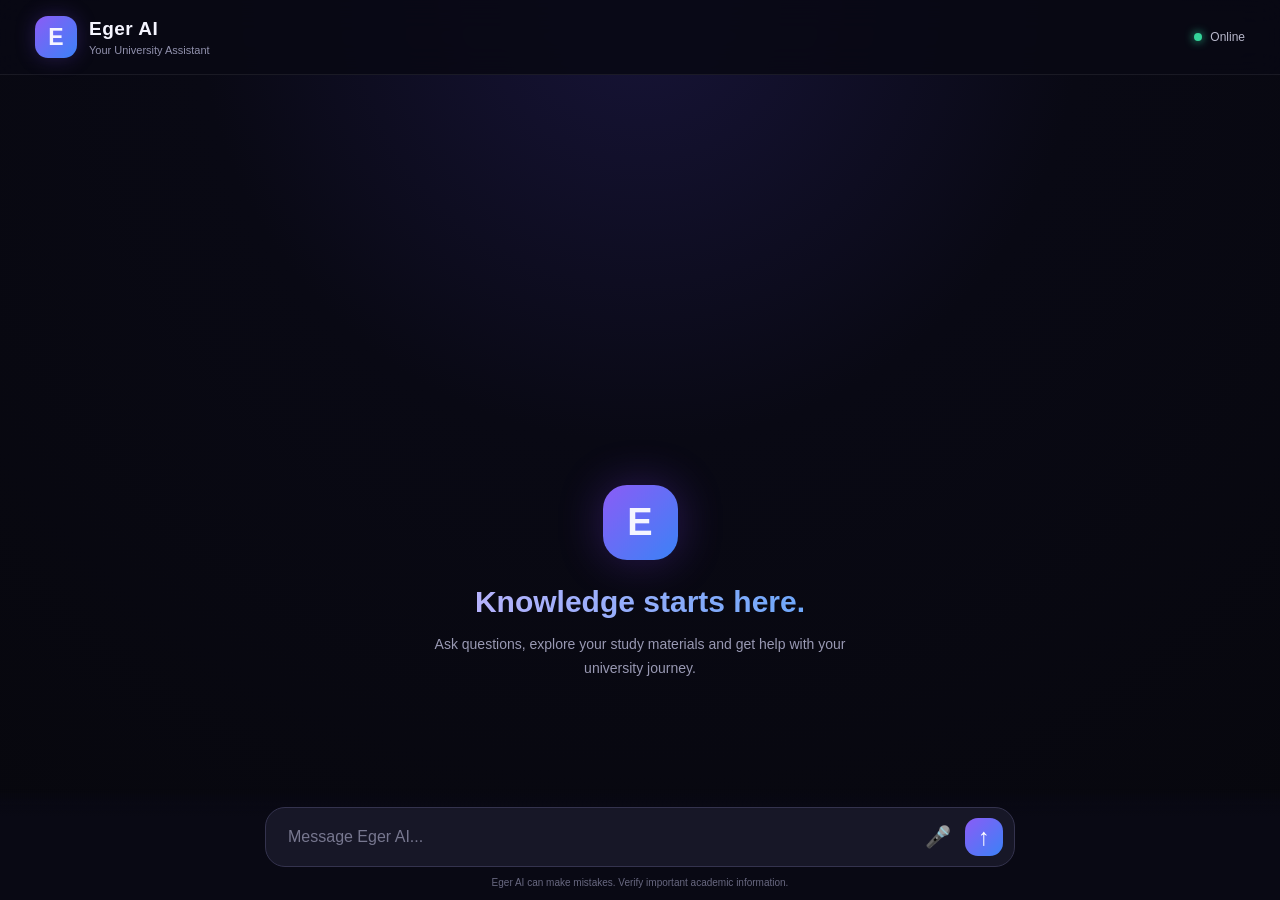
<file: index.html>
<!DOCTYPE html>
<html lang="en">
<head>
    <meta charset="UTF-8">
    <meta name="viewport" content="width=device-width, initial-scale=1.0">

    <title>Eger AI</title>
    <link rel="stylesheet" href="style.css">
</head>

<body>

    <header>
        <div class="brand">
            <div class="logo">E</div>

            <div class="brand-info">
                <h1>Eger AI</h1>
                <p>Your University Assistant</p>
            </div>
        </div>

        <div class="status">
            <span class="status-dot"></span>
            Online
        </div>
    </header>

    <main id="chatArea">

        <div class="intro">
            <div class="intro-logo">E</div>

            <h2>Knowledge starts here.</h2>

            <p>
                Ask questions, explore your study materials
                and get help with your university journey.
            </p>
        </div>

    </main>

    <div class="input-container">

        <div class="chat-box">

            <input
                type="text"
                id="userInput"
                class="chat-input"
                placeholder="Message Eger AI..."
                autocomplete="off"
            >

            <button id="micButton" type="button">🎤</button>

            <button id="sendButton" type="button">↑</button>

        </div>

        <p class="input-footer">
            Eger AI can make mistakes. Verify important academic information.
        </p>

    </div>

    <script src="index.js"></script>

</body>
</html>
</file>
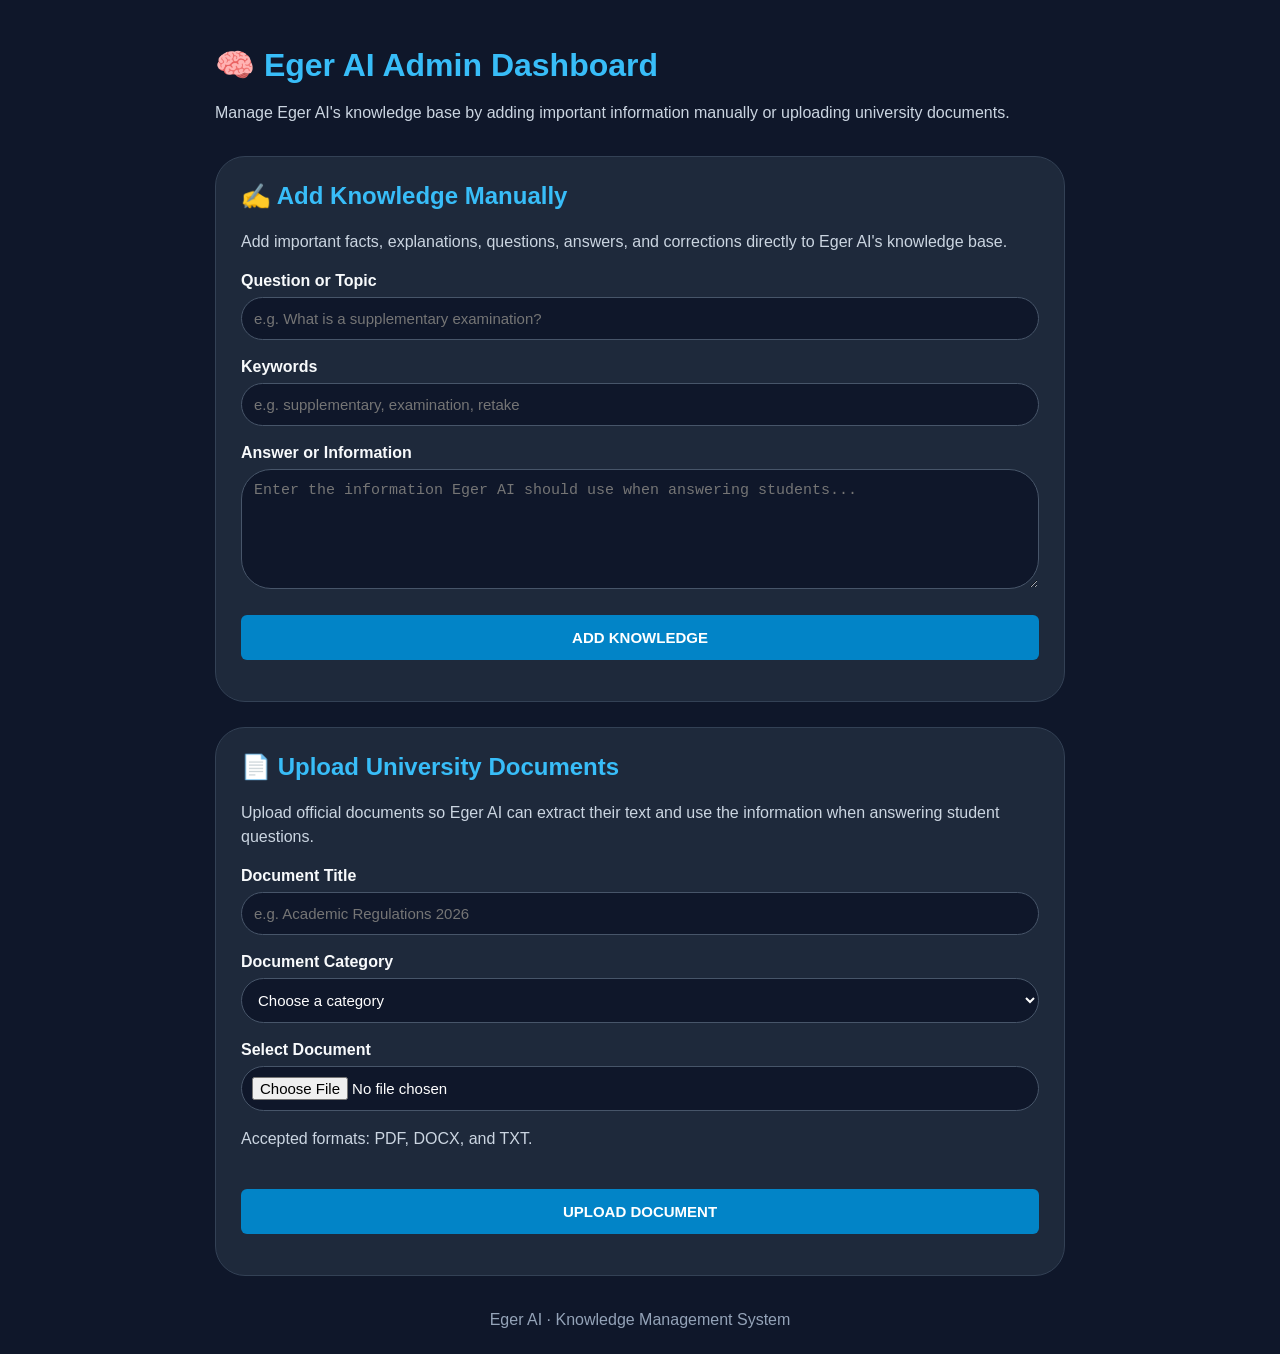
<file: admin.html>
<!DOCTYPE html>
<html lang="en">
<head>
    <meta charset="UTF-8">
    <meta name="viewport" content="width=device-width, initial-scale=1.0">

    <title>Eger AI | Admin Dashboard</title>

    <style>
        * {
            box-sizing: border-box;
        }

        body {
            margin: 0;
            padding: 25px;
            font-family: Arial, sans-serif;
            background: #0f172a;
            color: #f8fafc;
        }

        .container {
            max-width: 850px;
            margin: 0 auto;
        }

        header {
            margin-bottom: 30px;
        }

        header h1 {
            margin-bottom: 8px;
            color: #38bdf8;
        }

        header p {
            color: #cbd5e1;
            line-height: 1.6;
        }

        .card {
            background: #1e293b;
            padding: 25px;
            margin-bottom: 25px;
            border-radius: 30px;
            border: 1px solid #334155;
        }

        .card h2 {
            margin-top: 0;
            color: #38bdf8;
        }

        .description {
            color: #cbd5e1;
            line-height: 1.5;
        }

        label {
            display: block;
            margin-top: 18px;
            margin-bottom: 7px;
            font-weight: bold;
        }

        input,
        textarea,
        select {
            width: 100%;
            padding: 12px;
            border-radius: 30px;
            border: 1px solid #475569;
            background: #0f172a;
            color: white;
            font-size: 15px;
        }

        textarea {
            min-height: 120px;
            resize: vertical;
        }

        input[type="file"] {
            padding: 10px;
        }

        button {
            width: 100%;
            padding: 14px;
            margin-top: 22px;
            border: none;
            border-radius: 6px;
            background: #0284c7;
            color: white;
            font-size: 15px;
            font-weight: bold;
            cursor: pointer;
        }

        button:hover {
            background: #0369a1;
        }

        button:disabled {
            background: #64748b;
            cursor: not-allowed;
        }

        .message {
            margin-top: 15px;
            overflow-wrap: anywhere;
            line-height: 1.5;
        }

        footer {
            text-align: center;
            color: #94a3b8;
            margin-top: 35px;
        }

        @media (max-width: 600px) {
            body {
                padding: 15px;
            }

            .card {
                padding: 18px;
            }
        }
    </style>
</head>

<body>

    <div class="container">

        <header>
            <h1>🧠 Eger AI Admin Dashboard</h1>

            <p>
                Manage Eger AI's knowledge base by adding important
                information manually or uploading university documents.
            </p>
        </header>


        <!-- SECTION 1: MANUAL KNOWLEDGE ENTRY -->

        <section class="card">

            <h2>✍️ Add Knowledge Manually</h2>

            <p class="description">
                Add important facts, explanations, questions, answers,
                and corrections directly to Eger AI's knowledge base.
            </p>

            <form id="knowledgeForm">

                <label for="question">
                    Question or Topic
                </label>

                <input
                    type="text"
                    id="question"
                    name="question"
                    maxlength="200"
                    placeholder="e.g. What is a supplementary examination?"
                    required
                >


                <label for="keywords">
                    Keywords
                </label>

                <input
                    type="text"
                    id="keywords"
                    name="keywords"
                    maxlength="500"
                    placeholder="e.g. supplementary, examination, retake"
                    required
                >


                <label for="answer">
                    Answer or Information
                </label>

                <textarea
                    id="answer"
                    name="answer"
                    placeholder="Enter the information Eger AI should use when answering students..."
                    required
                ></textarea>


                <button type="submit" id="addButton">
                    ADD KNOWLEDGE
                </button>

                <p
                    id="knowledgeMessage"
                    class="message"
                    role="status"
                    aria-live="polite"
                ></p>

            </form>

        </section>


        <!-- SECTION 2: DOCUMENT UPLOAD -->

        <section class="card">

            <h2>📄 Upload University Documents</h2>

            <p class="description">
                Upload official documents so Eger AI can extract their
                text and use the information when answering student questions.
            </p>

            <form id="uploadForm">

                <label for="title">
                    Document Title
                </label>

                <input
                    type="text"
                    id="title"
                    name="title"
                    maxlength="200"
                    placeholder="e.g. Academic Regulations 2026"
                    required
                >


                <label for="category">
                    Document Category
                </label>

                <select
                    id="category"
                    name="category"
                    required
                >
                    <option value="">Choose a category</option>
                    <option value="Admissions">Admissions</option>
                    <option value="Academic Regulations">Academic Regulations</option>
                    <option value="Fees">Fees</option>
                    <option value="Accommodation">Accommodation</option>
                    <option value="Registration">Registration</option>
                    <option value="Examinations">Examinations</option>
                    <option value="Other">Other</option>
                </select>


                <label for="document">
                    Select Document
                </label>

                <input
                    type="file"
                    id="document"
                    name="document"
                    accept=".pdf,.docx,.txt"
                    required
                >

                <p class="description">
                    Accepted formats: PDF, DOCX, and TXT.
                </p>


                <button type="submit" id="uploadButton">
                    UPLOAD DOCUMENT
                </button>

                <p
                    id="uploadMessage"
                    class="message"
                    role="status"
                    aria-live="polite"
                ></p>

            </form>

        </section>

<footer>
    Eger AI · Knowledge Management System
</footer>

</div>

<!-- ADMIN PASSWORD DIALOG -->
<div id="passwordDialog" style="
    display: none;
    position: fixed;
    inset: 0;
    background: rgba(0, 0, 0, 0.8);
    align-items: center;
    justify-content: center;
    padding: 20px;
    z-index: 9999;
">
    <div style="
        width: 100%;
        max-width: 400px;
        background: #1e293b;
        padding: 25px;
        border-radius: 15px;
        border: 1px solid #334155;
    ">
        <h2 style="color: #38bdf8;">Administrator Password</h2>

        <p>Enter your password to continue.</p>

        <input
            type="password"
            id="adminPasswordInput"
            placeholder="Enter administrator password"
            autocomplete="current-password"
        >

        <button type="button" id="confirmPasswordButton">
            Continue
        </button>

        <button
            type="button"
            id="cancelPasswordButton"
            style="background: #475569;"
        >
            Cancel
        </button>
    </div>
</div>

<script src="admin.js"></script>

</body>
</html>
</file>
<file: style.css>
/* =========================================
   EGER AI - MAIN DESIGN
========================================= */

* {
    box-sizing: border-box;
}

body {
    margin: 0;
    background:
        radial-gradient(
            circle at 50% 0%,
            #171438 0%,
            #090914 40%,
            #07070d 100%
        );

    color: #f5f5ff;
    font-family: Arial, sans-serif;
    min-height: 100vh;
}


/* =========================================
   HEADER
========================================= */

header {
    position: fixed;
    top: 0;
    left: 0;

    width: 100%;
    height: 75px;

    padding: 0 35px;

    display: flex;
    align-items: center;
    justify-content: space-between;

    background: rgba(9, 9, 20, 0.88);
    backdrop-filter: blur(15px);

    border-bottom: 1px solid rgba(255,255,255,0.07);

    z-index: 100;
}

.brand {
    display: flex;
    align-items: center;
    gap: 12px;
}

.logo {
    width: 42px;
    height: 42px;

    display: flex;
    align-items: center;
    justify-content: center;

    border-radius: 13px;

    background: linear-gradient(
        135deg,
        #8b5cf6,
        #3b82f6
    );

    font-size: 23px;
    font-weight: bold;

    box-shadow: 0 0 20px rgba(139,92,246,0.25);
}

.brand-info h1 {
    font-size: 19px;
    margin: 0;
    letter-spacing: 0.5px;
}

.brand-info p {
    font-size: 11px;
    color: #9292ae;
    margin: 4px 0 0;
}

.status {
    display: flex;
    align-items: center;
    gap: 8px;

    font-size: 12px;
    color: #b7b7ca;
}

.status-dot {
    width: 8px;
    height: 8px;

    background: #34d399;
    border-radius: 50%;

    box-shadow: 0 0 10px #34d399;
}


/* =========================================
   CHAT AREA
========================================= */

#chatArea {
    position: fixed;

    top: 75px;
    bottom: 115px;

    left: 0;
    right: 0;

    width: 100%;
    max-width: 850px;

    margin: 0 auto;

    padding: 30px 30px 40px;

    display: flex;
    flex-direction: column;

    overflow-y: auto;
    scroll-behavior: smooth;
}


/* Scrollbar */

#chatArea::-webkit-scrollbar {
    width: 6px;
}

#chatArea::-webkit-scrollbar-thumb {
    background: #35334e;
    border-radius: 10px;
}

#chatArea::-webkit-scrollbar-track {
    background: transparent;
}


/* =========================================
   WELCOME INTRO
========================================= */

.intro {
    text-align: center;

    margin: auto auto 30px;
    max-width: 500px;

    padding: 20px;
}

.intro-logo {
    width: 75px;
    height: 75px;

    margin: 0 auto 25px;

    display: flex;
    align-items: center;
    justify-content: center;

    border-radius: 24px;

    background: linear-gradient(
        135deg,
        #8b5cf6,
        #3b82f6
    );

    font-size: 38px;
    font-weight: bold;

    box-shadow: 0 0 45px rgba(124,58,237,0.3);
}

.intro h2 {
    font-size: 30px;
    margin-bottom: 12px;

    background: linear-gradient(
        90deg,
        #c4b5fd,
        #60a5fa
    );

    background-clip: text;
    -webkit-background-clip: text;
    -webkit-text-fill-color: transparent;
}

.intro p {
    color: #9999b3;
    font-size: 14px;
    line-height: 1.7;
}


/* =========================================
   USER MESSAGE
========================================= */

.user-message {
    align-self: flex-end;

    max-width: 80%;
    width: fit-content;

    background: linear-gradient(
        135deg,
        #5940a8,
        #394caa
    );

    color: white;

    padding: 13px 18px;

    border-radius: 20px 20px 5px 20px;

    margin: 15px 0 25px;

    font-size: 15px;
    line-height: 1.6;

    overflow-wrap: anywhere;

    box-shadow: 0 5px 20px rgba(60,50,150,0.15);
}


/* =========================================
   EGER AI RESPONSE
========================================= */

.ai-message {
    align-self: flex-start;

    width: 100%;
    max-width: 100%;

    background: transparent;

    color: #e3e3f0;

    padding: 8px 0;

    margin: 0 0 30px;

    font-size: 15px;
    line-height: 1.85;

    text-align: left;

    white-space: pre-wrap;
    overflow-wrap: anywhere;

    border: none;
}


/* =========================================
   BOTTOM INPUT AREA
========================================= */

.input-container {
    position: fixed;

    bottom: 0;
    left: 0;

    width: 100%;

    padding: 18px 20px 12px;

    background: linear-gradient(
        to top,
        #090914 75%,
        rgba(9,9,20,0.85),
        transparent
    );

    z-index: 100;
}

.chat-box {
    position: relative;

    width: 100%;
    max-width: 750px;

    margin: 0 auto;
}


/* =========================================
   INPUT FIELD
========================================= */

.chat-input {
    width: 100%;
    height: 60px;

    padding: 0 105px 0 22px;

    border-radius: 20px;

    border: 1px solid #34334e;

    background: #171727;

    color: white;

    font-size: 16px;

    outline: none;

    transition: 0.25s;
}

.chat-input::placeholder {
    color: #77778f;
}

.chat-input:focus {
    border-color: #8b5cf6;

    box-shadow:
        0 0 0 3px rgba(139,92,246,0.12);
}


/* =========================================
   MICROPHONE
========================================= */

#micButton {
    position: absolute;

    right: 58px;
    top: 50%;

    transform: translateY(-50%);

    border: none;
    background: transparent;

    color: white;

    font-size: 21px;

    cursor: pointer;

    transition: 0.2s;
}

#micButton:hover {
    transform: translateY(-50%) scale(1.15);
}

#micButton:disabled {
    opacity: 0.5;
    cursor: not-allowed;
}


/* =========================================
   SEND BUTTON
========================================= */

#sendButton {
    position: absolute;

    right: 12px;
    top: 50%;

    transform: translateY(-50%);

    width: 38px;
    height: 38px;

    border: none;
    border-radius: 13px;

    background: linear-gradient(
        135deg,
        #8b5cf6,
        #3b82f6
    );

    color: white;

    font-size: 24px;

    cursor: pointer;

    transition: 0.2s;
}

#sendButton:hover {
    transform: translateY(-50%) scale(1.08);

    box-shadow: 0 0 20px rgba(139,92,246,0.4);
}

#sendButton:disabled {
    opacity: 0.5;
    cursor: not-allowed;
}


/* =========================================
   INPUT FOOTER
========================================= */

.input-footer {
    text-align: center;

    color: #686880;

    font-size: 10px;

    margin: 10px 0 0;
}


/* =========================================
   MOBILE RESPONSIVENESS
========================================= */

@media (max-width: 600px) {

    header {
        padding: 0 17px;
        height: 65px;
    }

    .logo {
        width: 37px;
        height: 37px;
    }

    .brand-info h1 {
        font-size: 17px;
    }

    #chatArea {
        top: 65px;
        bottom: 105px;

        padding: 20px 17px 30px;
    }

    .intro h2 {
        font-size: 25px;
    }

    .intro p {
        font-size: 13px;
    }

    .user-message {
        max-width: 90%;
        font-size: 14px;
    }

    .ai-message {
        font-size: 14px;
    }

    .input-container {
        padding: 12px 12px 10px;
    }

    .chat-input {
        height: 55px;
        font-size: 16px;
    }

    .input-footer {
        font-size: 9px;
    }
}
</file>
